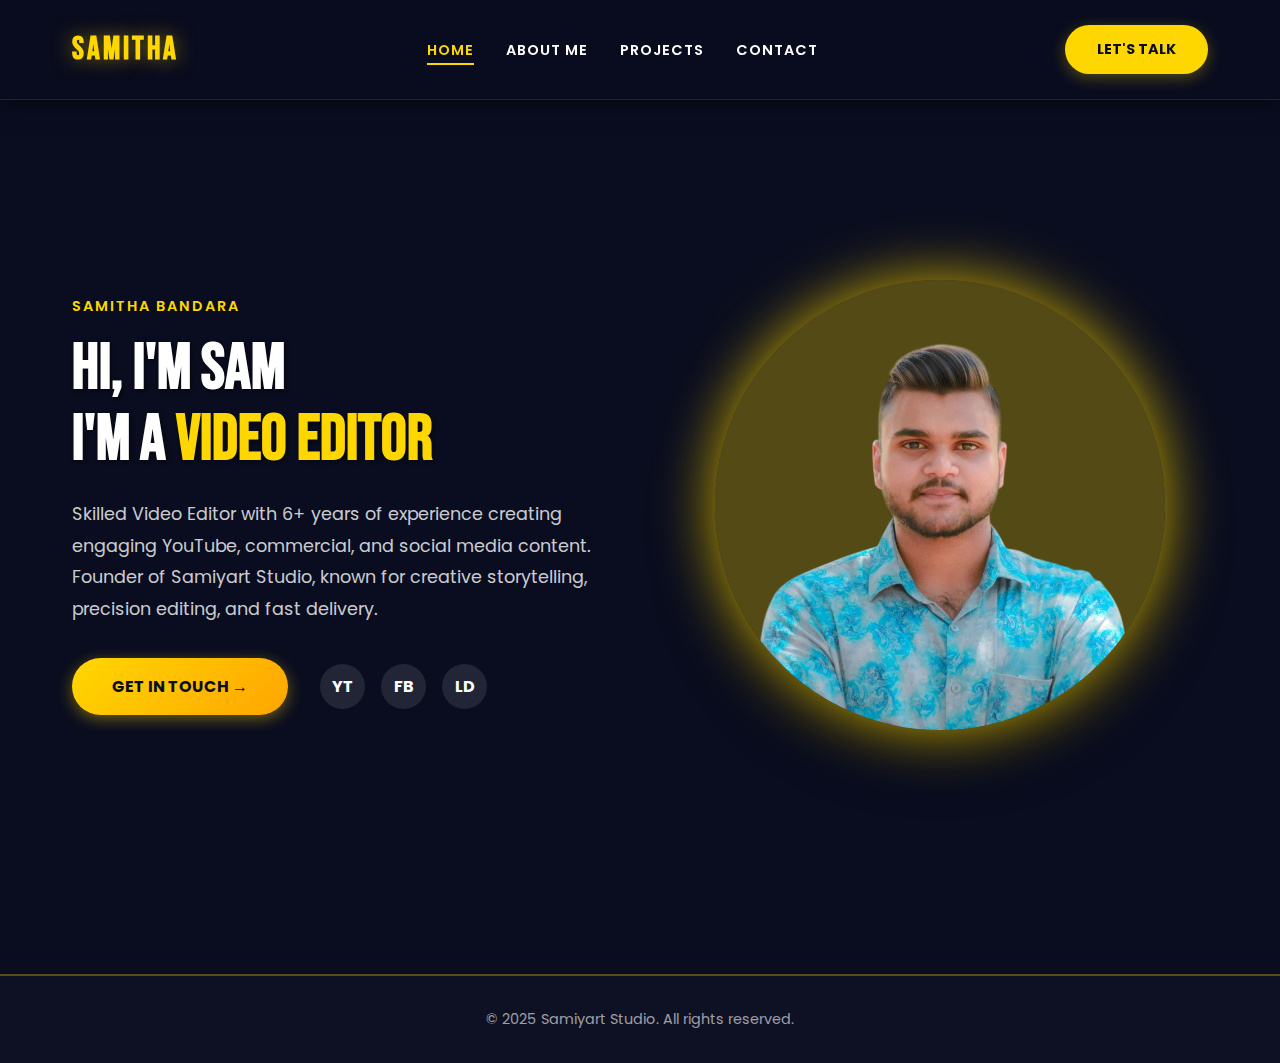
<file: index.html>
<!DOCTYPE html>
<html lang="en">
<head>
    <meta charset="UTF-8">
    <meta name="viewport" content="width=device-width, initial-scale=1.0">
    <title>Samitha Bandara - Video Editor Portfolio</title>
    <link rel="stylesheet" href="style.css">
</head>
<body>
    <!-- Navigation Header -->
    <header class="main-header">
        <div class="container">
            <div class="logo">
                <h1>SAMITHA</h1>
            </div>
            <nav class="main-nav">
                <ul>
                    <li><a href="index.html" class="active">HOME</a></li>
                    <li><a href="about.html">ABOUT ME</a></li>
                    <li><a href="projects.html">PROJECTS</a></li>
                    <li><a href="contact.html">CONTACT</a></li>
                </ul>
            </nav>
            <a href="contact.html" class="cta-btn">LET'S TALK</a>
        </div>
    </header>

    <!-- Hero Section -->
    <section class="hero">
        <div class="container hero-container">
            <div class="hero-content">
                <p class="hero-subtitle">SAMITHA BANDARA</p>
                <h1 class="hero-title">
                    HI, I'M SAM<br>
                    I'M A <span class="highlight">VIDEO EDITOR</span>
                </h1>
                <p class="hero-description">
                    Skilled Video Editor with 6+ years of experience creating engaging YouTube, 
                    commercial, and social media content. Founder of Samiyart Studio, known for 
                    creative storytelling, precision editing, and fast delivery.
                </p>
                <div class="hero-buttons">
                    <a href="contact.html" class="btn btn-primary">GET IN TOUCH →</a>
                    <div class="social-icons">
                        <a href="https://www.youtube.com/@samithabandaraa" target="_blank" class="social-icon">YT</a>
                        <a href="https://web.facebook.com/profile.php?id=100069286082976&rdid=Dl8U82l8l7qZnqig&share_url=https%3A%2F%2Fweb.facebook.com%2Fshare%2F16Weeu5VM2%2F%3F_rdc%3D1%26_rdr#" target="_blank" class="social-icon">FB</a>
                        <a href="https://www.linkedin.com/in/samitha-bandara-97a536253/?utm_source=share&utm_campaign=share_via&utm_content=profile&utm_medium=android_app" target="_blank" class="social-icon">LD</a>
                    </div>
                </div>
            </div>
            <div class="hero-image">
                <div class="image-container">
                    <img src="images/pp_pic-Photoroom.png" alt="Samitha Bandara - Video Editor">
                    <div class="decorative-circle"></div>
                    <div class="decorative-lines"></div>
                </div>
            </div>
        </div>
    </section>

    <!-- Footer -->
    <footer class="main-footer">
        <div class="container">
            <p>&copy; 2025 Samiyart Studio. All rights reserved.</p>
        </div>
    </footer>
</body>
</html>
</file>
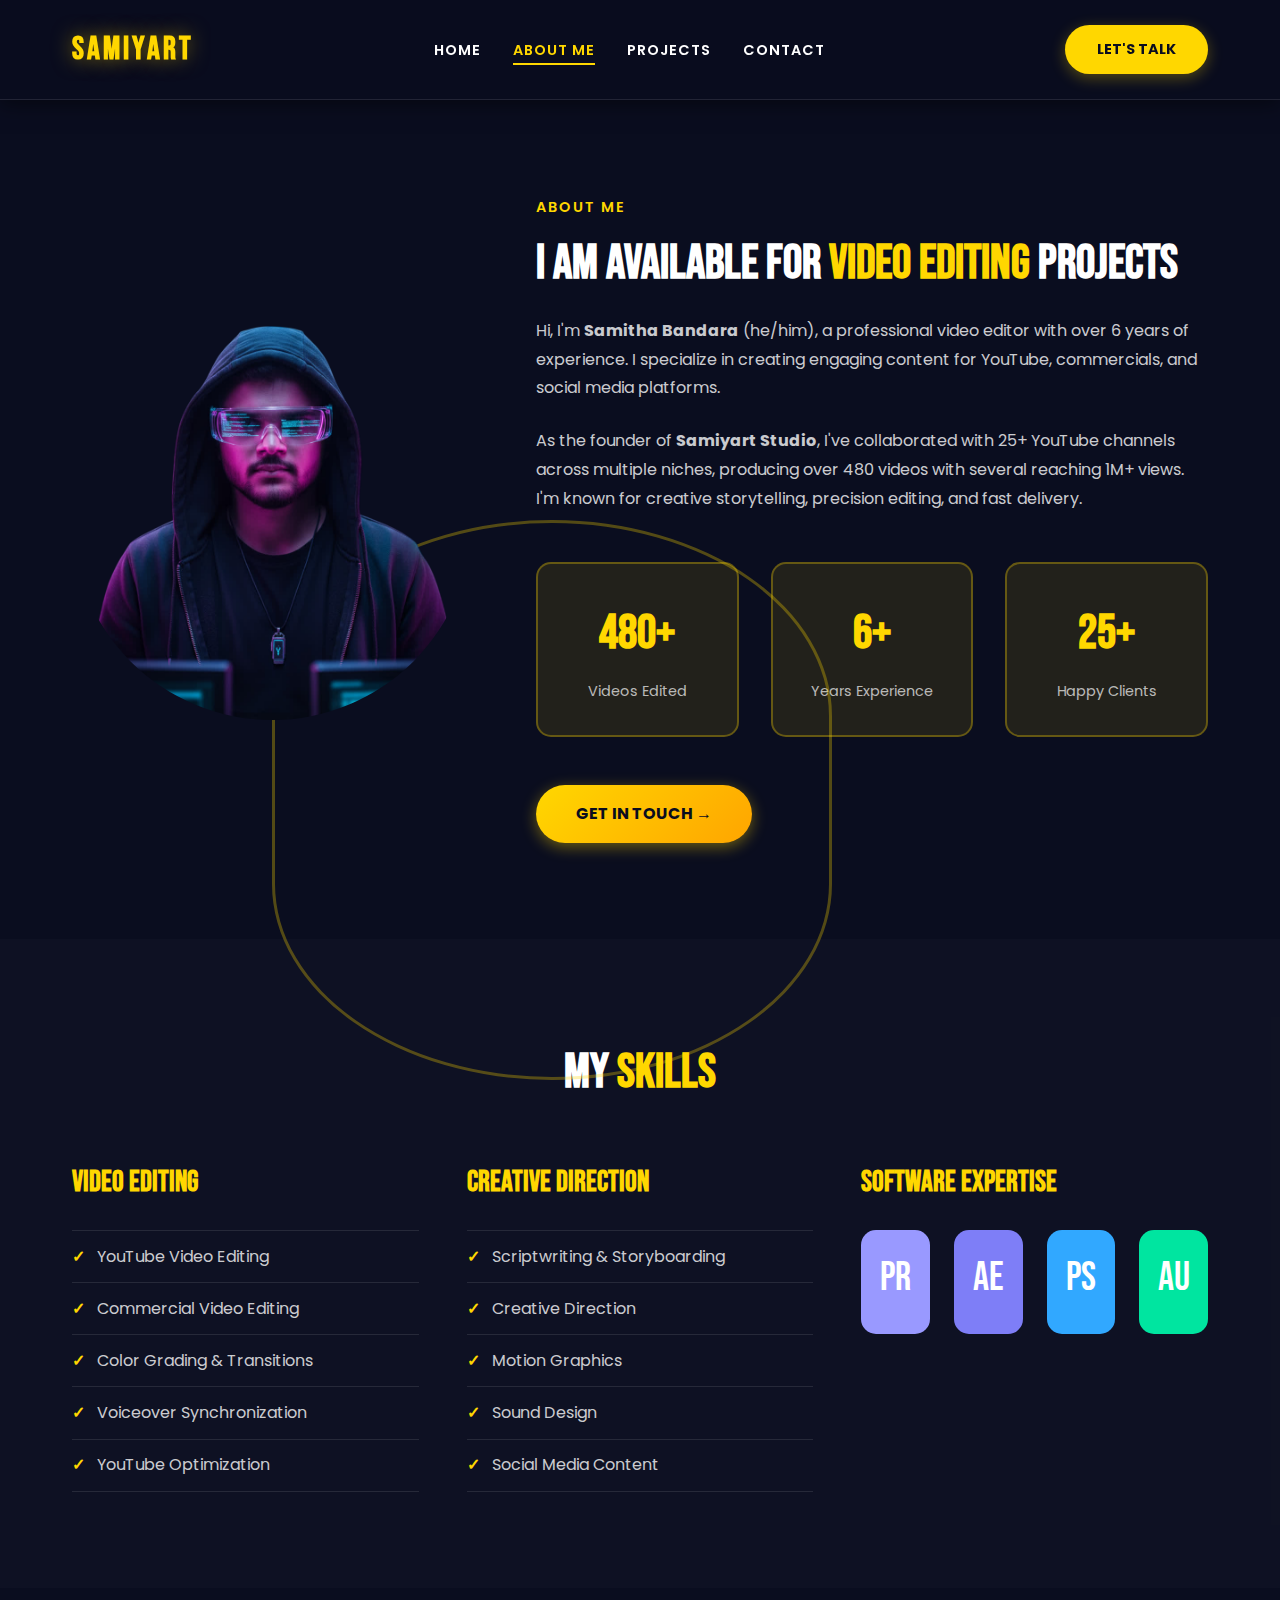
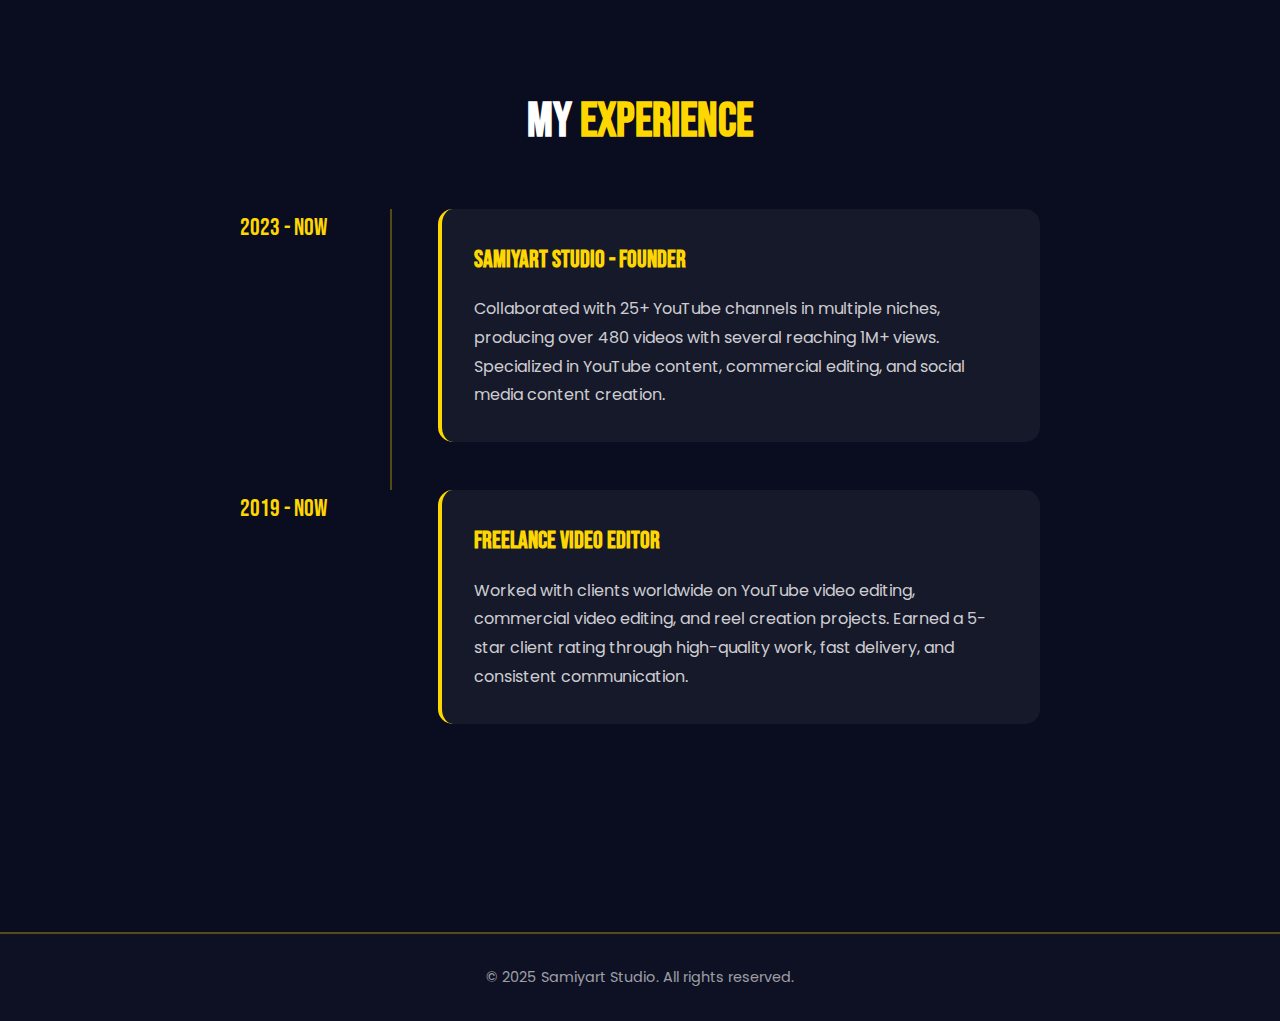
<file: about.html>
<!DOCTYPE html>
<html lang="en">
<head>
    <meta charset="UTF-8">
    <meta name="viewport" content="width=device-width, initial-scale=1.0">
    <title>About Me - Samitha Bandara</title>
    <link rel="stylesheet" href="style.css">
</head>
<body>
    <!-- Navigation Header -->
    <header class="main-header">
        <div class="container">
            <div class="logo">
                <h1>SAMIYART</h1>
            </div>
            <nav class="main-nav">
                <ul>
                    <li><a href="index.html">HOME</a></li>
                    <li><a href="about.html" class="active">ABOUT ME</a></li>
                    <li><a href="projects.html">PROJECTS</a></li>
                    <li><a href="contact.html">CONTACT</a></li>
                </ul>
            </nav>
            <a href="contact.html" class="cta-btn">LET'S TALK</a>
        </div>
    </header>

    <!-- About Section -->
    <section class="about-section">
        <div class="container">
            <div class="about-grid">
                <!-- Left Side - Profile Image -->
                <div class="about-image">
                    <div class="image-wrapper">
                        <img src="images/PP_2.png" alt="Samitha Bandara">
                        <div class="decorative-ring"></div>
                    </div>
                </div>

                <!-- Right Side - About Content -->
                <div class="about-content">
                    <p class="section-label">ABOUT ME</p>
                    <h2 class="section-title">
                        I AM AVAILABLE FOR <span class="highlight">VIDEO EDITING</span> PROJECTS
                    </h2>
                    <p class="about-text">
                        Hi, I'm <strong>Samitha Bandara</strong> (he/him), a professional video editor 
                        with over 6 years of experience. I specialize in creating engaging content for 
                        YouTube, commercials, and social media platforms.
                    </p>
                    <p class="about-text">
                        As the founder of <strong>Samiyart Studio</strong>, I've collaborated with 25+ 
                        YouTube channels across multiple niches, producing over 480 videos with several 
                        reaching 1M+ views. I'm known for creative storytelling, precision editing, and 
                        fast delivery.
                    </p>

                    <!-- Stats -->
                    <div class="stats-grid">
                        <div class="stat-card">
                            <h3 class="stat-number">480+</h3>
                            <p class="stat-label">Videos Edited</p>
                        </div>
                        <div class="stat-card">
                            <h3 class="stat-number">6+</h3>
                            <p class="stat-label">Years Experience</p>
                        </div>
                        <div class="stat-card">
                            <h3 class="stat-number">25+</h3>
                            <p class="stat-label">Happy Clients</p>
                        </div>
                    </div>

                    <a href="contact.html" class="btn btn-primary">GET IN TOUCH →</a>
                </div>
            </div>
        </div>
    </section>

    <!-- Skills & Software Section -->
    <section class="skills-section">
        <div class="container">
            <h2 class="section-title-center">MY <span class="highlight">SKILLS</span></h2>
            
            <div class="skills-grid">
                <div class="skill-category">
                    <h3>Video Editing</h3>
                    <ul>
                        <li>YouTube Video Editing</li>
                        <li>Commercial Video Editing</li>
                        <li>Color Grading & Transitions</li>
                        <li>Voiceover Synchronization</li>
                        <li>YouTube Optimization</li>
                    </ul>
                </div>

                <div class="skill-category">
                    <h3>Creative Direction</h3>
                    <ul>
                        <li>Scriptwriting & Storyboarding</li>
                        <li>Creative Direction</li>
                        <li>Motion Graphics</li>
                        <li>Sound Design</li>
                        <li>Social Media Content</li>
                    </ul>
                </div>

                <div class="skill-category">
                    <h3>Software Expertise</h3>
                    <div class="software-icons">
                        <div class="software-item" style="background: #9999FF;">
                            <span>Pr</span>                          
                        </div>
                        <div class="software-item" style="background: #7e7ef7;">
                            <span>Ae</span>
                        </div>
                        <div class="software-item" style="background: #31A8FF;">
                            <span>Ps</span>                       
                        </div>
                        <div class="software-item" style="background: #00E5A0;">
                            <span>Au</span>                        
                        </div>
                    </div>
                </div>
            </div>
        </div>
    </section>

    <!-- Experience Section -->
    <section class="experience-section">
        <div class="container">
            <h2 class="section-title-center">MY <span class="highlight">EXPERIENCE</span></h2>
            
            <div class="timeline">
                <article class="timeline-item">
                    <div class="timeline-year">2023 - NOW</div>
                    <div class="timeline-content">
                        <h3>Samiyart Studio - Founder</h3>
                        <p>
                            Collaborated with 25+ YouTube channels in multiple niches, producing over 
                            480 videos with several reaching 1M+ views. Specialized in YouTube content, 
                            commercial editing, and social media content creation.
                        </p>
                    </div>
                </article>

                <article class="timeline-item">
                    <div class="timeline-year">2019 - NOW</div>
                    <div class="timeline-content">
                        <h3>Freelance Video Editor</h3>
                        <p>
                            Worked with clients worldwide on YouTube video editing, commercial video 
                            editing, and reel creation projects. Earned a 5-star client rating through 
                            high-quality work, fast delivery, and consistent communication.
                        </p>
                    </div>
                </article>
            </div>
        </div>
    </section>

    <!-- Footer -->
    <footer class="main-footer">
        <div class="container">
            <p>&copy; 2025 Samiyart Studio. All rights reserved.</p>
        </div>
    </footer>
</body>
</html>
</file>
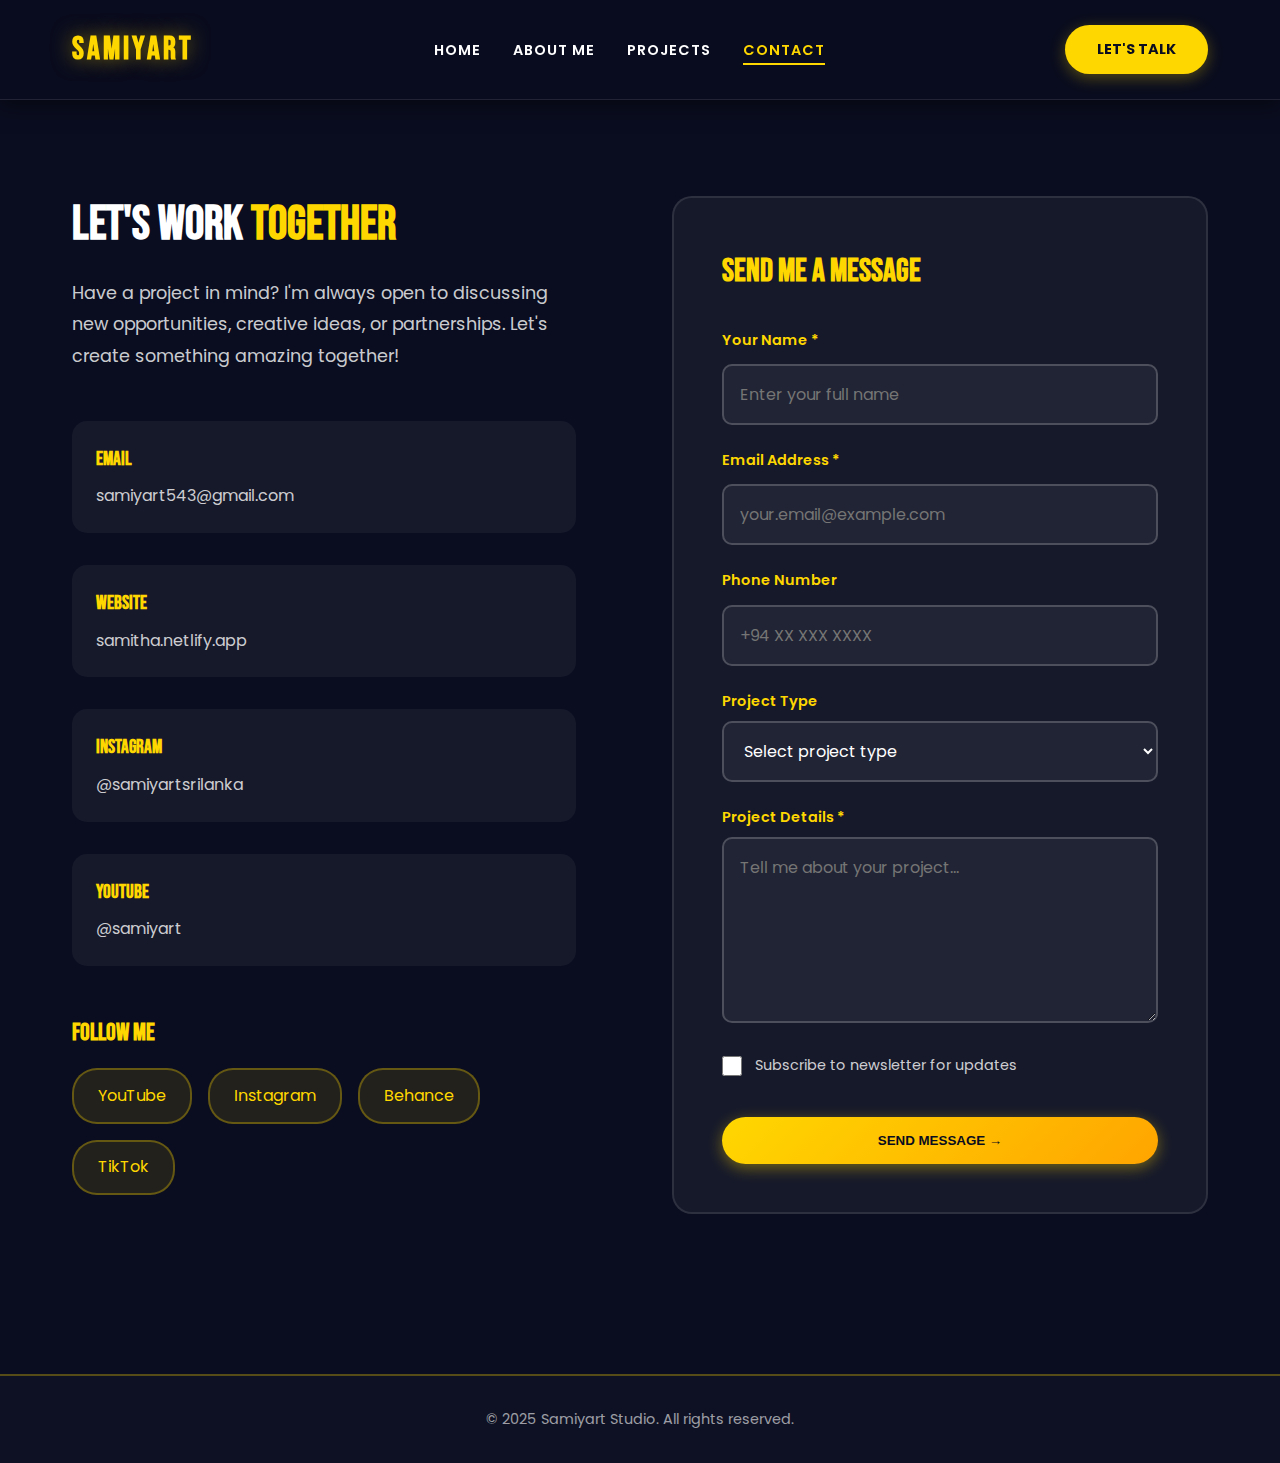
<file: contact.html>
<!DOCTYPE html>
<html lang="en">
<head>
    <meta charset="UTF-8">
    <meta name="viewport" content="width=device-width, initial-scale=1.0">
    <title>Contact Me - Samitha Bandara</title>
    <link rel="stylesheet" href="style.css">
</head>
<body>
    <!-- Navigation Header -->
    <header class="main-header">
        <div class="container">
            <div class="logo">
                <h1>SAMIYART</h1>
            </div>
            <nav class="main-nav">
                <ul>
                    <li><a href="index.html">HOME</a></li>
                    <li><a href="about.html">ABOUT ME</a></li>
                    <li><a href="projects.html">PROJECTS</a></li>
                    <li><a href="contact.html" class="active">CONTACT</a></li>
                </ul>
            </nav>
            <a href="contact.html" class="cta-btn">LET'S TALK</a>
        </div>
    </header>

    <!-- Contact Section -->
    <section class="contact-section">
        <div class="container">
            <div class="contact-grid">
                <!-- Left Side - Contact Info -->
                <div class="contact-info">
                    <h2 class="section-title">LET'S WORK <span class="highlight">TOGETHER</span></h2>
                    <p class="contact-description">
                        Have a project in mind? I'm always open to discussing new opportunities, 
                        creative ideas, or partnerships. Let's create something amazing together!
                    </p>

                    <!-- Contact Details -->
                    <div class="contact-details">
                        <div class="contact-item">
                            <div class="contact-text">
                                <h3>Email</h3>
                                <a href="mailto:samiyart543@gmail.com">samiyart543@gmail.com</a>
                            </div>
                        </div>

                        <div class="contact-item">
                            <div class="contact-text">
                                <h3>Website</h3>
                                <a href="https://samitha.netlify.app" target="_blank">samitha.netlify.app</a>
                            </div>
                        </div>

                        <div class="contact-item">
                            <div class="contact-text">
                                <h3>Instagram</h3>
                                <a href="https://instagram.com/samiyartsrilanka" target="_blank">@samiyartsrilanka</a>
                            </div>
                        </div>

                        <div class="contact-item">
                            <div class="contact-text">
                                <h3>YouTube</h3>
                                <a href="https://youtube.com/@samiyart" target="_blank">@samiyart</a>
                            </div>
                        </div>
                    </div>

                    <!-- Social Links -->
                    <div class="social-links">
                        <h3>Follow Me</h3>
                        <div class="social-icons-list">
                            <a href="https://youtube.com/@samiyart" target="_blank" class="social-link">YouTube</a>
                            <a href="https://instagram.com/samiyartsrilanka" target="_blank" class="social-link">Instagram</a>
                            <a href="https://behance.net/samiyart" target="_blank" class="social-link">Behance</a>
                            <a href="https://tiktok.com/@samiyart" target="_blank" class="social-link">TikTok</a>
                        </div>
                    </div>
                </div>

                <!-- Right Side - Contact Form -->
                <div class="contact-form-container">
                    <form class="contact-form" action="#" method="post">
                        <h3>Send Me a Message</h3>

                        <div class="form-group">
                            <label for="name">Your Name *</label>
                            <input 
                                type="text" 
                                id="name" 
                                name="name" 
                                required 
                                placeholder="Enter your full name"
                            >
                        </div>

                        <div class="form-group">
                            <label for="email">Email Address *</label>
                            <input 
                                type="email" 
                                id="email" 
                                name="email" 
                                required 
                                placeholder="your.email@example.com"
                            >
                        </div>

                        <div class="form-group">
                            <label for="phone">Phone Number</label>
                            <input 
                                type="tel" 
                                id="phone" 
                                name="phone" 
                                placeholder="+94 XX XXX XXXX"
                            >
                        </div>

                        <div class="form-group">
                            <label for="project-type">Project Type</label>
                            <select id="project-type" name="project-type">
                                <option value="">Select project type</option>
                                <option value="youtube">YouTube Video Editing</option>
                                <option value="commercial">Commercial Editing</option>
                                <option value="social">Social Media Content</option>
                                <option value="motion">Motion Graphics</option>
                                <option value="other">Other</option>
                            </select>
                        </div>

                        <div class="form-group">
                            <label for="message">Project Details *</label>
                            <textarea 
                                id="message" 
                                name="message" 
                                rows="6" 
                                required 
                                placeholder="Tell me about your project..."
                            ></textarea>
                        </div>

                        <div class="form-group checkbox-group">
                            <input 
                                type="checkbox" 
                                id="newsletter" 
                                name="newsletter"
                            >
                            <label for="newsletter">Subscribe to newsletter for updates</label>
                        </div>

                        <button type="submit" class="btn btn-primary btn-full">SEND MESSAGE →</button>
                    </form>
                </div>
            </div>
        </div>
    </section>

    <!-- Footer -->
    <footer class="main-footer">
        <div class="container">
            <p>&copy; 2025 Samiyart Studio. All rights reserved.</p>
        </div>
    </footer>
</body>
</html>
</file>
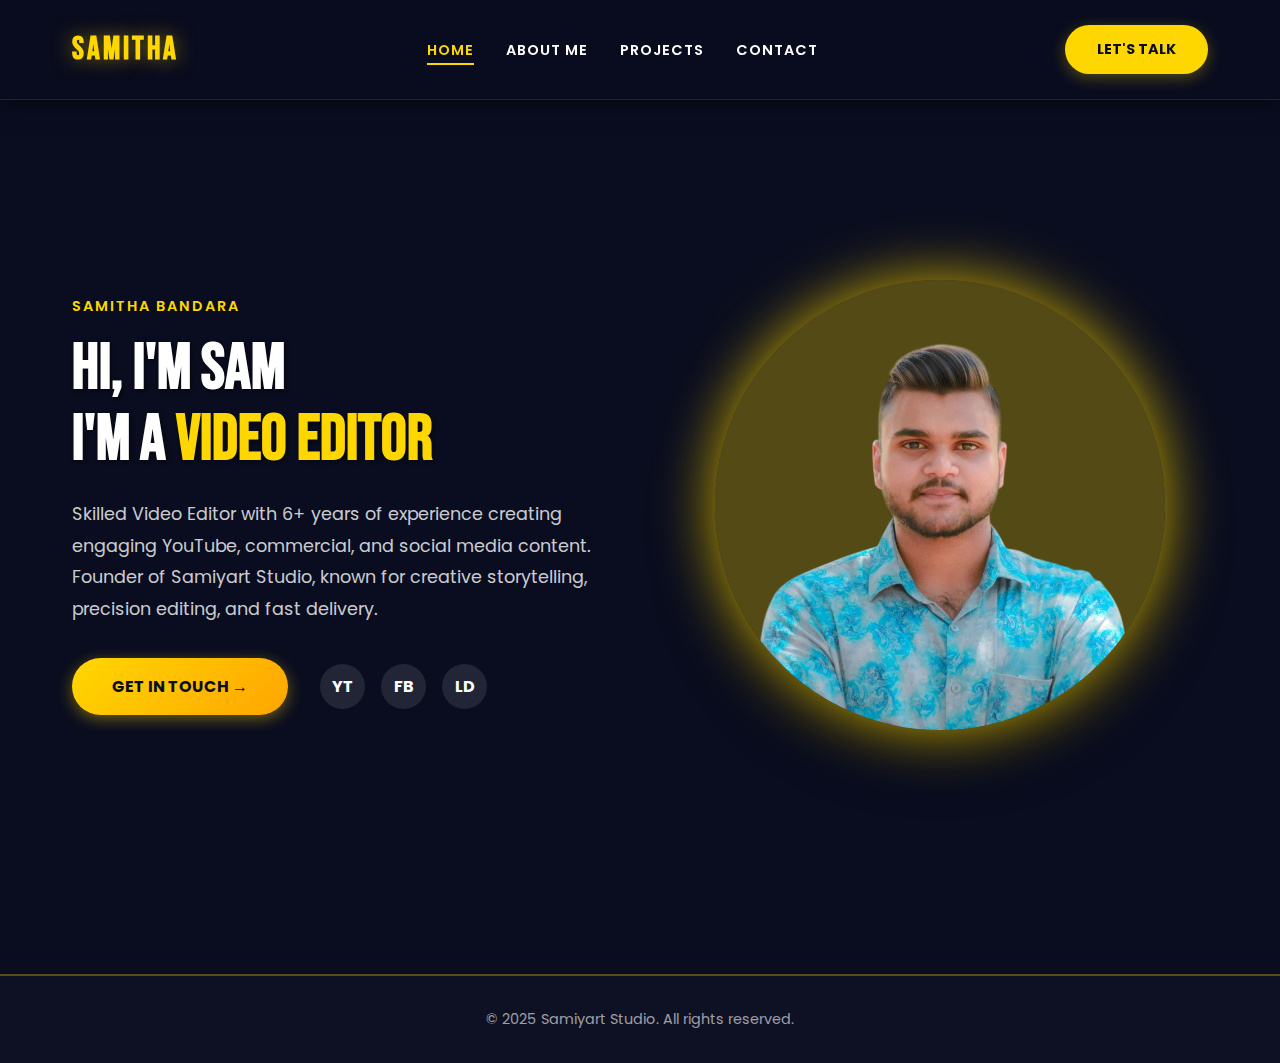
<file: index1.html>
<!DOCTYPE html>
<html lang="en">
<head>
    <meta charset="UTF-8">
    <meta name="viewport" content="width=device-width, initial-scale=1.0">
    <title>Samitha Bandara - Video Editor Portfolio</title>
    <link rel="stylesheet" href="style.css">
</head>
<body>
    <!-- Navigation Header -->
    <header class="main-header">
        <div class="container">
            <div class="logo">
                <h1>SAMITHA</h1>
            </div>
            <nav class="main-nav">
                <ul>
                    <li><a href="index.html" class="active">HOME</a></li>
                    <li><a href="about.html">ABOUT ME</a></li>
                    <li><a href="projects.html">PROJECTS</a></li>
                    <li><a href="contact.html">CONTACT</a></li>
                </ul>
            </nav>
            <a href="contact.html" class="cta-btn">LET'S TALK</a>
        </div>
    </header>

    <!-- Hero Section -->
    <section class="hero">
        <div class="container hero-container">
            <div class="hero-content">
                <p class="hero-subtitle">SAMITHA BANDARA</p>
                <h1 class="hero-title">
                    HI, I'M SAM<br>
                    I'M A <span class="highlight">VIDEO EDITOR</span>
                </h1>
                <p class="hero-description">
                    Skilled Video Editor with 6+ years of experience creating engaging YouTube, 
                    commercial, and social media content. Founder of Samiyart Studio, known for 
                    creative storytelling, precision editing, and fast delivery.
                </p>
                <div class="hero-buttons">
                    <a href="contact.html" class="btn btn-primary">GET IN TOUCH →</a>
                    <div class="social-icons">
                        <a href="https://www.youtube.com/@samithabandaraa" target="_blank" class="social-icon">YT</a>
                        <a href="https://web.facebook.com/profile.php?id=100069286082976&rdid=Dl8U82l8l7qZnqig&share_url=https%3A%2F%2Fweb.facebook.com%2Fshare%2F16Weeu5VM2%2F%3F_rdc%3D1%26_rdr#" target="_blank" class="social-icon">FB</a>
                        <a href="https://www.linkedin.com/in/samitha-bandara-97a536253/?utm_source=share&utm_campaign=share_via&utm_content=profile&utm_medium=android_app" target="_blank" class="social-icon">LD</a>
                    </div>
                </div>
            </div>
            <div class="hero-image">
                <div class="image-container">
                    <img src="images/pp_pic-Photoroom.png" alt="Samitha Bandara - Video Editor">
                    <div class="decorative-circle"></div>
                    <div class="decorative-lines"></div>
                </div>
            </div>
        </div>
    </section>

    <!-- Footer -->
    <footer class="main-footer">
        <div class="container">
            <p>&copy; 2025 Samiyart Studio. All rights reserved.</p>
        </div>
    </footer>
</body>
</html>
</file>
<file: style.css>
/* adding google font */
@import url('https://fonts.googleapis.com/css2?family=Bebas+Neue&family=Poppins:wght@300;400;600;700&display=swap');

/* Universal Reset */
* {
    margin: 0;
    padding: 0;
    box-sizing: border-box;
}

body {
    font-family: 'Poppins', sans-serif;
    background-color: #0a0d1f;
    color: #ffffff;
    line-height: 1.6;
    /*Hides horizontal scrollbar*/
    overflow-x: hidden;
}

.container {
    max-width: 1200px;
    margin: 0 auto;
    padding: 0 2rem;
}

/* create animation steps */

@keyframes fadeIn {
    from {
        opacity: 0; 
        /* Transform */
        transform: translateY(30px);
    }
    to {
        opacity: 1;
        transform: translateY(0);
    }
}

@keyframes slideIn {
    from {
        opacity: 0;
        transform: translateX(-50px);
    }
    to {
        opacity: 1;
        transform: translateX(0);
    }
}

@keyframes rotate {
    0% {
        /* include translate so animation preserves centering */
        transform: translate(-50%, -50%) rotate(0deg) scaleX(1);
    }
    50% {
        transform: translate(-50%, -50%) rotate(180deg) scaleX(1.06);
    }
    100% {
        transform: translate(-50%, -50%) rotate(360deg) scaleX(1);
    }
}

/* HEADER & NAVIGATION  */

.main-header {
    background: rgba(10, 13, 31, 0.95);
    padding: 1.5rem 0;
    /* Border */
    border-bottom: 1px solid rgba(255, 255, 255, 0.1);
    position: sticky;
    top: 0;
    z-index: 1000;
    /* Shadows */
    box-shadow: 0 4px 20px rgba(0, 0, 0, 0.5);
}

.main-header .container {
    display: flex;
    justify-content: space-between;
    align-items: center;
}

.logo h1 {
    /* Google Fonts - Bebas Neue */
    font-family: 'Bebas Neue', sans-serif;
    font-size: 2rem;
    /* Text effects - letter spacing */
    letter-spacing: 3px;
    color: #FFD700;
    /* Text shadow */
    text-shadow: 0 0 20px rgba(255, 215, 0, 0.5);
}

.main-nav ul {
    list-style: none;
    display: flex;
    gap: 2rem;
}

.main-nav a {
    text-decoration: none;
    color: #ffffff;
    font-weight: 600;
    font-size: 0.9rem;
    /* Text effects */
    letter-spacing: 1px;
    /* Transition */
    transition: all 0.3s ease;
    position: relative;
}

/* Pseudo-element with generated content */
.main-nav a::after {
    content: '';
    position: absolute;
    bottom: -5px;
    left: 0;
    width: 0;
    height: 2px;
    background: #FFD700;
    transition: width 0.3s ease;
}

/* User action pseudo-class :hover */
.main-nav a:hover::after,
.main-nav a.active::after {
    width: 100%;
}

.main-nav a:hover,
.main-nav a.active {
    color: #FFD700;
}

/* CTA Button */
.cta-btn {
    background: #FFD700;
    color: #0a0d1f;
    padding: 0.8rem 2rem;
    border-radius: 25px;
    text-decoration: none;
    font-weight: 700;
    font-size: 0.9rem;
    transition: all 0.3s ease;
    box-shadow: 0 4px 15px rgba(255, 215, 0, 0.3);
}

/* User action pseudo-class :hover */
.cta-btn:hover {
    transform: translateY(-3px);
    box-shadow: 0 6px 25px rgba(255, 215, 0, 0.5);
}

/* HERO SECTION (HOME PAGE) */
.hero {
    padding: 6rem 0;
    min-height: 90vh;
    display: flex;
    align-items: center;
    animation: fadeIn 1s ease-in;
}

.hero-container {
    display: grid;
    grid-template-columns: 1fr 1fr;
    gap: 4rem;
    align-items: center;
}

.hero-subtitle {
    color: #FFD700;
    font-size: 0.9rem;
    font-weight: 600;
    letter-spacing: 2px;
    margin-bottom: 1rem;
}

.hero-title {
    font-family: 'Bebas Neue', sans-serif;
    font-size: 4rem;
    line-height: 1.1;
    margin-bottom: 1.5rem;
    text-shadow: 2px 2px 4px rgba(0, 0, 0, 0.5);
}

.highlight {
    color: #FFD700;
}

.hero-description {
    font-size: 1.1rem;
    color: rgba(255, 255, 255, 0.8);
    margin-bottom: 2rem;
    line-height: 1.8;
}

.hero-buttons {
    display: flex;
    align-items: center;
    gap: 2rem;
}

.btn {
    padding: 1rem 2.5rem;
    border-radius: 30px;
    text-decoration: none;
    font-weight: 700;
    transition: all 0.3s ease;
    display: inline-block;
    border: none;
    cursor: pointer;
}

.btn-primary {
    /* Gradient */
    background: linear-gradient(135deg, #FFD700, #FFA500);
    color: #0a0d1f;   
    box-shadow: 0 4px 15px rgba(255, 215, 0, 0.4);
}

.btn-primary:hover {
    transform: translateY(-3px);
    box-shadow: 0 6px 25px rgba(255, 215, 0, 0.6);
}

.btn-secondary {
    background: transparent;
    color: #FFD700;
    border: 2px solid #FFD700;
}

.btn-secondary:hover {
    /* Semi-transparent background */
    background: rgba(255, 215, 0, 0.1);
    transform: translateY(-3px);
}

/* User action pseudo-class :active */
.btn:active {
    transform: translateY(0) scale(0.98);
}

.social-icons {
    display: flex;
    gap: 1rem;
}

.social-icon {
    width: 45px;
    height: 45px;
    border-radius: 50%;
    background: rgba(255, 255, 255, 0.1);
    color: #ffffff;
    display: flex;
    align-items: center;
    justify-content: center;
    text-decoration: none;
    font-weight: 700;
    transition: all 0.3s ease;
    border: 2px solid transparent;
}

/* Attribute selector [target="_blank"] */
.social-icon:hover {
    background: #FFD700;
    color: #0a0d1f;
    border-color: #FFD700;
    transform: translateY(-3px);
}

.hero-image {
    position: relative;
    display: flex;
    justify-content: center;
    align-items: center;
}

.image-container {
    position: relative;
    animation: slideIn 1s ease-out;
    /* This makes the container exactly as big as the image */
    width: 450px;
    height: 450px;
}

.image-container img[alt] {
    width: 100%;
    height: 100%;
    object-fit: cover;
    object-position: center;
    border-radius: 50%;
    box-shadow: 0 0 60px rgba(255, 215, 0, 0.8),
                0 20px 60px rgba(0, 0, 0, 0.5);
    position: relative;
    z-index: 2;
    border: none;
}

/* Decorative Circle - FIXED VERSION */
.decorative-circle {
    position: absolute;
    width: 100%;  /* Same size as container */
    height: 100%; /* Same size as container */
    border-radius: 50%;
    background: #FFD700;
    top: 50%;     /* Center it */
    left: 50%;    /* Center it */
    transform: translate(-50%, -50%); /* Center using transform */
    z-index: 1;
    opacity: 0.3;
    pointer-events: none; /* Prevents clicks */
}


/* ABOUT SECTION */


.about-section {
    padding: 6rem 0;
}

.about-grid {
    display: grid;
    grid-template-columns: 400px 1fr;
    gap: 4rem;
    align-items: center;
}

.about-image {
    display: flex;
    justify-content: center;
    align-items: center;
}

.about-image .image-wrapper {
    position: relative;
    width: 100%;
    max-width: 400px;
    aspect-ratio: 1 / 1; /* keep wrapper square and responsive */
    display: flex;
    justify-content: center;
    align-items: center;
    overflow: visible; /* allow decorative ring to extend */
}

.about-image img {
    width: 100%;
    height: 100%;
    object-fit: cover;
    border-radius: 50%;
    position: relative;
    z-index: 2; /* keep image above the ring */
    display: block;
}

.decorative-ring {
    position: absolute;
    /* center the ring and size relative to the wrapper */
    top: 50%;
    left: 50%;
    width: 140%;
    height: 140%;
    border: 3px solid rgba(255, 215, 0, 0.3);
    border-radius: 50% / 35%;
    /* animation includes translate so the ring stays centered */
    animation: rotate 20s linear infinite;
    transform-origin: center center;
    z-index: 1;
    pointer-events: none;
}

.section-label {
    color: #FFD700;
    font-size: 0.9rem;
    font-weight: 600;
    letter-spacing: 2px;
    margin-bottom: 1rem;
}

.section-title {
    font-family: 'Bebas Neue', sans-serif;
    font-size: 3rem;
    line-height: 1.2;
    margin-bottom: 1.5rem;
}

.section-title-center {
    font-family: 'Bebas Neue', sans-serif;
    font-size: 3rem;
    text-align: center;
    margin-bottom: 3rem;
}

.about-text {
    color: rgba(255, 255, 255, 0.8);
    margin-bottom: 1.5rem;
    line-height: 1.8;
}

/* Stats Grid */
.stats-grid {
    display: grid;
    grid-template-columns: repeat(3, 1fr);
    gap: 2rem;
    margin: 3rem 0;
}

.stat-card {
    background: rgba(255, 215, 0, 0.1);
    padding: 2rem;
    border-radius: 15px;
    text-align: center;
    border: 2px solid rgba(255, 215, 0, 0.3);
    transition: all 0.3s ease;
}

.stat-card:hover {
    transform: translateY(-5px);
    border-color: #FFD700;
    box-shadow: 0 10px 30px rgba(255, 215, 0, 0.3);
}

.stat-number {
    font-family: 'Bebas Neue', sans-serif;
    font-size: 3rem;
    color: #FFD700;
    margin-bottom: 0.5rem;
}

.stat-label {
    color: rgba(255, 255, 255, 0.7);
    font-size: 0.9rem;
}

/* SKILLS SECTION */
.skills-section {
    padding: 6rem 0;
    background: rgba(255, 255, 255, 0.02);
}

.skills-grid {
    display: grid;
    grid-template-columns: repeat(3, 1fr);
    gap: 3rem;
}

.skill-category h3 {
    font-family: 'Bebas Neue', sans-serif;
    font-size: 1.8rem;
    color: #FFD700;
    margin-bottom: 1.5rem;
}

.skill-category ul {
    list-style: none;
}

.skill-category li {
    padding: 0.8rem 0;
    color: rgba(255, 255, 255, 0.8);
    border-bottom: 1px solid rgba(255, 255, 255, 0.1);
    position: relative;
    padding-left: 25px;
}

/* Pseudo-element ::before with generated content */
.skill-category li::before {
    content: '✓';
    position: absolute;
    left: 0;
    color: #FFD700;
    font-weight: bold;
}

/* Structural selector :first-child */
.skill-category li:first-child {
    border-top: 1px solid rgba(255, 255, 255, 0.1);
}

/* SOFTWARE TOOLS SECTION */
.software-icons {
    display: grid;
    grid-template-columns: repeat(4, 1fr);
    gap: 1.5rem;
}

.software-item {
    padding: 1rem 1rem;
    border-radius: 15px;
    text-align: center;
    transition: all 0.3s ease;
}

.software-item:hover {
    transform: translateY(-5px) scale(1.05);
}

.software-item span {
    font-family: 'Bebas Neue', sans-serif;
    font-size: 2.5rem;
    display: block;
    margin-bottom: 0.5rem;
    color: #ffffff;
}

.software-item p {
    font-size: 0.8rem;
    color: rgba(255, 255, 255, 0.9);
}

/* EXPERIENCE SECTION */
.experience-section {
    padding: 6rem 0;
}

.timeline {
    max-width: 800px;
    margin: 0 auto;
}

.timeline-item {
    display: grid;
    grid-template-columns: 150px 1fr;
    gap: 3rem;
    margin-bottom: 3rem;
    position: relative;
}

.timeline-item::after {
    content: '';
    position: absolute;
    left: 150px;
    top: 0;
    bottom: -3rem;
    width: 2px;
    background: rgba(255, 215, 0, 0.3);
}

.timeline-item:last-child::after {
    display: none;
}

.timeline-year {
    font-family: 'Bebas Neue', sans-serif;
    font-size: 1.5rem;
    color: #FFD700;
}

.timeline-content {
    background: rgba(255, 255, 255, 0.05);
    padding: 2rem;
    border-radius: 15px;
    border-left: 4px solid #FFD700;
}

.timeline-content h3 {
    font-family: 'Bebas Neue', sans-serif;
    font-size: 1.5rem;
    margin-bottom: 1rem;
    color: #FFD700;
}

.timeline-content p {
    color: rgba(255, 255, 255, 0.8);
    line-height: 1.8;
}


/* PROJECTS SECTION */


.projects-section {
    padding: 6rem 0;
}

.section-header {
    text-align: center;
    margin-bottom: 4rem;
}

.projects-grid {
    display: grid;
    grid-template-columns: repeat(3, 1fr);
    gap: 2rem;
}

.project-card {
    background: rgba(255, 255, 255, 0.05);
    border-radius: 20px;
    overflow: hidden;
    transition: all 0.3s ease;
    border: 2px solid transparent;
}

.project-card:hover {
    transform: translateY(-10px);
    border-color: #FFD700;
    box-shadow: 0 15px 40px rgba(255, 215, 0, 0.3);
}

.project-image {
    position: relative;
    overflow: hidden;
    height: 250px;
}

.project-image img {
    width: 100%;
    height: 100%;
    object-fit: cover;
    transition: all 0.3s ease;
}

.project-card:hover .project-image img {
    transform: scale(1.1);
}

.project-overlay {
    position: absolute;
    top: 0;
    left: 0;
    width: 100%;
    height: 100%;
    background: linear-gradient(to bottom, rgba(10, 13, 31, 0), rgba(10, 13, 31, 0.9));
    display: flex;
    align-items: center;
    justify-content: center;
    opacity: 0;
    transition: all 0.3s ease;
}

.project-info {
    padding: 2rem;
}

.project-info h3 {
    font-family: 'Bebas Neue', sans-serif;
    font-size: 1.5rem;
    margin-bottom: 0.5rem;
    color: #FFD700;
}

.project-info p {
    color: rgba(255, 255, 255, 0.6);
    font-size: 0.9rem;
    margin-bottom: 0.5rem;
}

.project-info time {
    color: rgba(255, 215, 0, 0.7);
    font-size: 0.85rem;
    font-style: italic;
}

/* VIDEO SHOWREEL SECTION */

.showreel-section {
    padding: 6rem 0;
    background: rgba(255, 255, 255, 0.02);
}

.showreel-description {
    text-align: center;
    color: rgba(255, 255, 255, 0.7);
    margin-bottom: 3rem;
    font-size: 1.1rem;
}

.video-container {
    max-width: 900px;
    margin: 0 auto;
    border-radius: 20px;
    overflow: hidden;
    box-shadow: 0 20px 60px rgba(0, 0, 0, 0.5);
    border: 3px solid #FFD700;
}

.video-container video {
    width: 100%;
    height: auto;
    display: block;
}

/* SERVICES SECTION */

.services-section {
    padding: 6rem 0;
}

.services-grid {
    display: grid;
    grid-template-columns: repeat(2, 1fr);
    gap: 2rem;
}

.service-card {
    background: rgba(255, 255, 255, 0.05);
    padding: 3rem;
    border-radius: 20px;
    border: 2px solid rgba(255, 255, 255, 0.1);
    transition: all 0.3s ease;
}

.service-card:hover {
    border-color: #FFD700;
    transform: translateY(-5px);
    box-shadow: 0 15px 40px rgba(255, 215, 0, 0.2);
}


.service-card h3 {
    font-family: 'Bebas Neue', sans-serif;
    font-size: 1.8rem;
    color: #FFD700;
    margin-bottom: 1rem;
}

.service-card p {
    color: rgba(255, 255, 255, 0.7);
    line-height: 1.8;
}


/* CONTACT SECTION */


.contact-section {
    padding: 6rem 0;
}

.contact-grid {
    display: grid;
    grid-template-columns: 1fr 1fr;
    gap: 4rem;
}

.contact-info {
    padding-right: 2rem;
}

.contact-description {
    color: rgba(255, 255, 255, 0.8);
    margin-bottom: 3rem;
    line-height: 1.8;
    font-size: 1.1rem;
}

.contact-details {
    margin-bottom: 3rem;
}

.contact-item {
    display: flex;
    align-items: flex-start;
    gap: 1.5rem;
    margin-bottom: 2rem;
    padding: 1.5rem;
    background: rgba(255, 255, 255, 0.05);
    border-radius: 15px;
    transition: all 0.3s ease;
}

.contact-item:hover {
    background: rgba(255, 215, 0, 0.1);
    transform: translateX(10px);
}
 
.contact-text h3 {
    font-family: 'Bebas Neue', sans-serif;
    color: #FFD700;
    margin-bottom: 0.5rem;
    font-size: 1.2rem;
}

.contact-text a[href] {
    color: rgba(255, 255, 255, 0.8);
    text-decoration: none;
    transition: all 0.3s ease;
}

.contact-text a[href]:hover {
    color: #FFD700;
}

.social-links h3 {
    font-family: 'Bebas Neue', sans-serif;
    font-size: 1.5rem;
    color: #FFD700;
    margin-bottom: 1rem;
}

.social-icons-list {
    display: flex;
    gap: 1rem;
    flex-wrap: wrap;
}

.social-link {
    padding: 0.8rem 1.5rem;
    background: rgba(255, 215, 0, 0.1);
    border-radius: 25px;
    color: #FFD700;
    text-decoration: none;
    border: 2px solid rgba(255, 215, 0, 0.3);
    transition: all 0.3s ease;
}

.social-link:hover {
    background: #FFD700;
    color: #0a0d1f;
    transform: translateY(-3px);
}

/* CONTACT FORM */

.contact-form-container {
    background: rgba(255, 255, 255, 0.05);
    padding: 3rem;
    border-radius: 20px;
    border: 2px solid rgba(255, 255, 255, 0.1);
}

.contact-form h3 {
    font-family: 'Bebas Neue', sans-serif;
    font-size: 2rem;
    color: #FFD700;
    margin-bottom: 2rem;
}

.form-group {
    margin-bottom: 1.5rem;
}

.form-group label {
    display: block;
    color: #FFD700;
    margin-bottom: 0.5rem;
    font-weight: 600;
    font-size: 0.9rem;
}

/* Attribute selector for input types */
.form-group input[type="text"],
.form-group input[type="email"],
.form-group input[type="tel"],
.form-group select,
.form-group textarea {
    width: 100%;
    padding: 1rem;
    background: rgba(255, 255, 255, 0.05);
    border: 2px solid rgba(255, 255, 255, 0.2);
    border-radius: 10px;
    color: #ffffff;
    font-family: 'Poppins', sans-serif;
    font-size: 1rem;
    transition: all 0.3s ease;
}

.form-group input:focus,
.form-group select:focus,
.form-group textarea:focus {
    outline: none;
    border-color: #FFD700;
    box-shadow: 0 0 20px rgba(255, 215, 0, 0.3);
}

/* Validity pseudo-class :invalid */
.form-group input:invalid:not(:focus):not(:placeholder-shown) {
    border-color: #ff4444;
}

.checkbox-group {
    display: flex;
    align-items: center;
    gap: 0.8rem;
}

.checkbox-group input[type="checkbox"] {
    width: 20px;
    height: 20px;
    cursor: pointer;
}

.checkbox-group label {
    margin: 0;
    color: rgba(255, 255, 255, 0.8);
    font-weight: 400;
}

.btn-full {
    width: 100%;
    margin-top: 1rem;
}

/* Negation pseudo-class :not() */
button:not(:disabled):hover {
    transform: translateY(-3px);
}

/* FOOTER */

.main-footer {
    background: rgba(255, 255, 255, 0.02);
    padding: 2rem 0;
    border-top: 2px solid rgba(255, 215, 0, 0.3);
    text-align: center;
    margin-top: 4rem;
}

.main-footer p {
    color: rgba(255, 255, 255, 0.6);
    font-size: 0.9rem;
}

/* SPECIFICITY DEMONSTRATION */

a {
    color: #ffffff;
}

.main-nav a {
    color: #ffffff;
}

.main-nav a:hover {
    color: #FFD700;
}

.main-nav a.active {
    color: #FFD700;
}

/* Direct child selector */
.skills-grid > .skill-category {
    position: relative;
}

/* RELATIONAL SELECTORS */
/* Adjacent sibling + */
.form-group label + input {
    margin-top: 0.25rem;
}

/* General sibling ~ */
.contact-item h3 ~ a {
    display: inline-block;
}

/* Style every 2nd project card differently */
.project-card:nth-child(2n) {
    background: rgba(255, 215, 0, 0.05);
}

/* Style 3rd service card */
.service-card:nth-child(3) {
    border-color: rgba(255, 215, 0, 0.3);
}

/* RESPONSIVE DESIGN - MEDIA QUERIES */
@media screen and (max-width: 1024px) {
    .hero-container,
    .about-grid,
    .contact-grid {
        grid-template-columns: 1fr;
        gap: 3rem;
    }
    
    .hero-title {
        font-size: 3rem;
    }
    
    .projects-grid {
        grid-template-columns: repeat(2, 1fr);
    }
    
    .services-grid {
        grid-template-columns: 1fr;
    }
}

@media screen and (max-width: 768px) {
    .main-header .container {
        flex-direction: column;
        gap: 1rem;
    }
    
    .main-nav ul {
        flex-direction: column;
        gap: 0.5rem;
        text-align: center;
    }
    
    .hero {
        padding: 3rem 0;
    }
    
    .hero-title {
        font-size: 2.5rem;
    }
    
    .hero-buttons {
        flex-direction: column;
        align-items: flex-start;
    }
    
    .stats-grid {
        grid-template-columns: 1fr;
    }
    
    .skills-grid {
        grid-template-columns: 1fr;
    }
    
    .software-icons {
        grid-template-columns: repeat(2, 1fr);
    }
    
    .timeline-item {
        grid-template-columns: 1fr;
        gap: 1rem;
    }
    
    .timeline-item::after {
        display: none;
    }
    
    .projects-grid {
        grid-template-columns: 1fr;
    }
}

@media screen and (max-width: 600px) {
    .container {
        padding: 0 1rem;
    }
    
    .logo h1 {
        font-size: 1.5rem;
    }
    
    .hero-title {
        font-size: 2rem;
    }
    
    .section-title,
    .section-title-center {
        font-size: 2rem;
    }
    
    .image-container img[alt] {
        max-width: 100%;
    }
    
    .decorative-circle {
        width: 250px;
        height: 250px;
    }
    
    .decorative-lines {
        display: none;
    }
    
    .brand-logos {
        justify-content: center;
    }
    
    .about-grid {
        grid-template-columns: 1fr;
    }

    /* Responsive: scale down about image & decorative ring */
    .about-image .image-wrapper {
        max-width: 250px;
        aspect-ratio: 1 / 1;
    }
    .decorative-ring {
        width: 160%;
        height: 160%;
        top: 50%;
        left: 50%;
    }
    
    .contact-form-container {
        padding: 2rem;
    }
}
</file>
